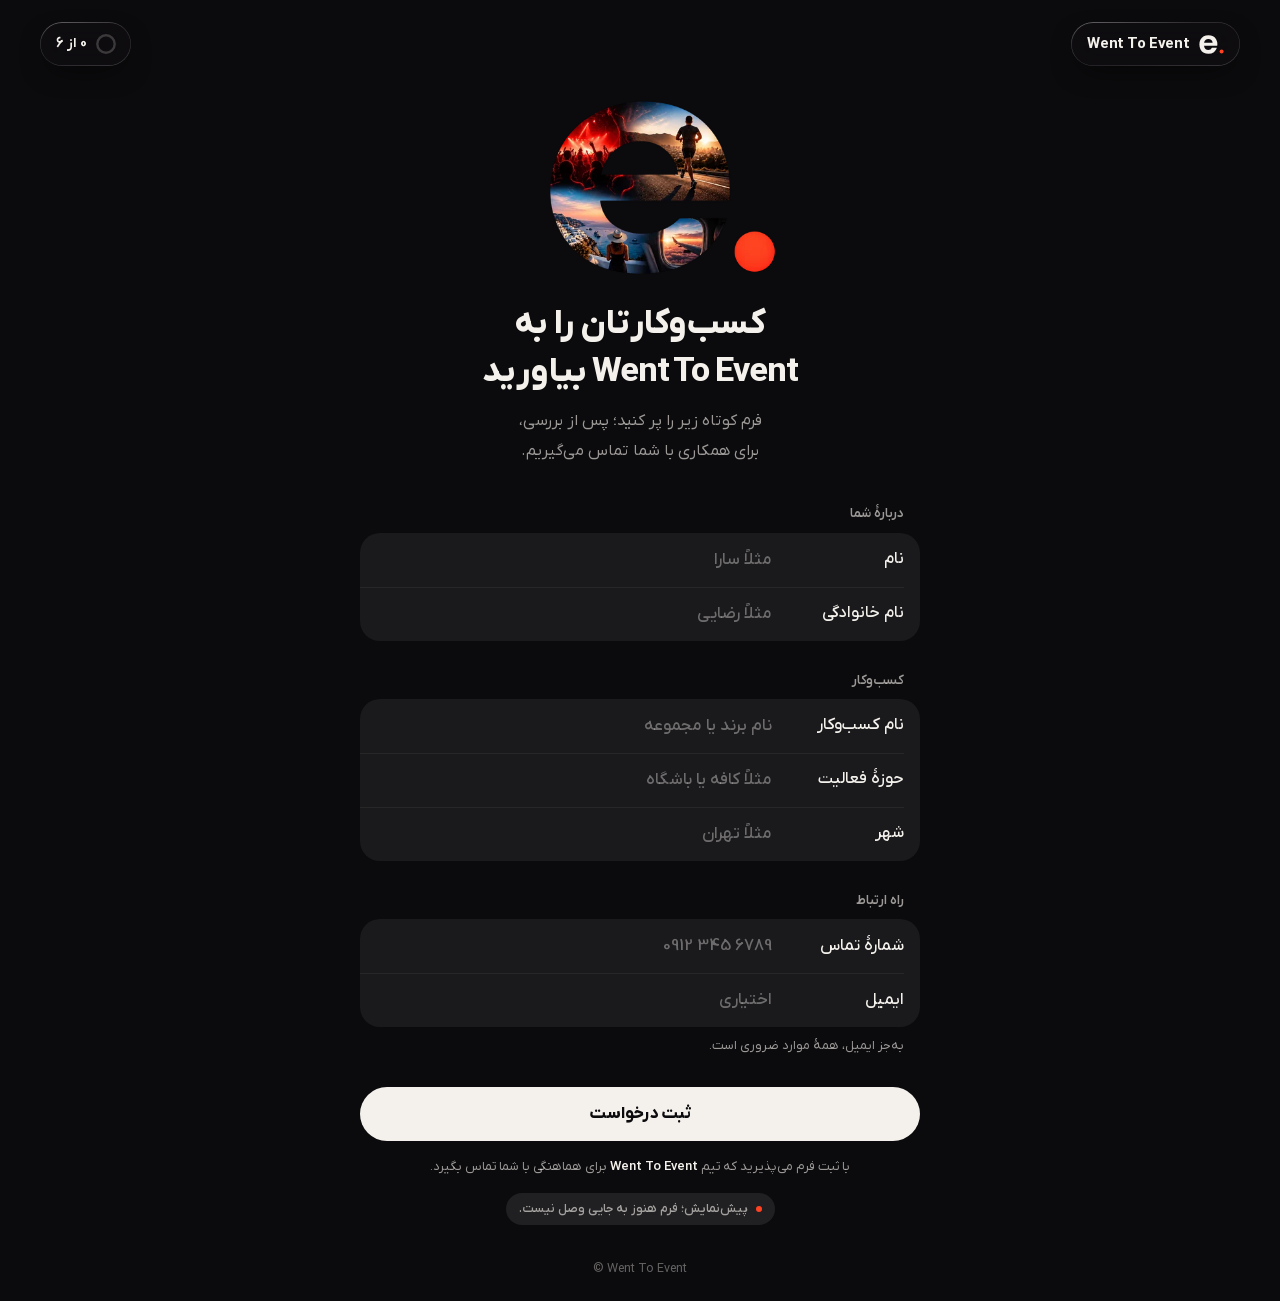
<file: index.html>
<!doctype html>
<html lang="fa" dir="rtl">
<head>
  <meta charset="utf-8">
  <meta name="viewport" content="width=device-width, initial-scale=1, viewport-fit=cover">
  <title>ثبت‌نام کسب‌وکارها | Went To Event</title>
  <meta name="description" content="کسب‌وکارتان را در Went To Event ثبت کنید. فرم کوتاه را پر کنید تا پس از بررسی، برای همکاری با شما تماس بگیریم.">
  <!-- Preview: off every index until the form is wired to a real destination (js/config.js). -->
  <meta name="robots" content="noindex, nofollow">
  <meta name="theme-color" content="#0B0A0C">
  <meta name="color-scheme" content="dark">
  <meta name="format-detection" content="telephone=no">

  <link rel="icon" href="assets/brand/favicon.svg" type="image/svg+xml">
  <link rel="icon" href="assets/brand/favicon-32.png" sizes="32x32" type="image/png">
  <link rel="apple-touch-icon" href="assets/brand/apple-touch-icon.png">

  <meta property="og:type" content="website">
  <meta property="og:locale" content="fa_IR">
  <meta property="og:site_name" content="Went To Event">
  <meta property="og:title" content="کسب‌وکارتان را به Went To Event بیاورید">
  <meta property="og:description" content="ثبت‌نام کسب‌وکارها؛ فرم کوتاه را پر کنید تا برای همکاری با شما تماس بگیریم.">
  <meta property="og:url" content="https://ilyatabrizi.github.io/wte-join/">
  <meta property="og:image" content="https://ilyatabrizi.github.io/wte-join/assets/og.jpg?v=2">
  <meta property="og:image:width" content="1200">
  <meta property="og:image:height" content="630">
  <meta property="og:image:alt" content="Went To Event — ثبت‌نام کسب‌وکارها">
  <meta name="twitter:card" content="summary_large_image">

  <link rel="preload" href="assets/fonts/iranyekanx-fanum-vf.woff2" as="font" type="font/woff2" crossorigin>
  <link rel="preload" as="image" href="assets/brand/logo-600.webp" type="image/webp"
        imagesrcset="assets/brand/logo-420.webp 420w, assets/brand/logo-600.webp 600w, assets/brand/logo-900.webp 900w, assets/brand/logo-1338.webp 1338w"
        imagesizes="(min-width: 720px) 272px, 227px">
  <script>document.documentElement.className = "js";</script>
  <link rel="stylesheet" href="css/main.css?v=7">
  <script src="js/config.js?v=1" defer></script>
  <script src="js/main.js?v=7" defer></script>
</head>
<body>
  <a class="skip" href="#join">رفتن به فرم</a>

  <!-- Lucide (ISC) on a 24 grid, the set Went To Event's app already uses. -->
  <svg class="sprite" aria-hidden="true" focusable="false">
    <symbol id="i-check" viewBox="0 0 24 24"><path d="M20 6 9 17l-5-5"/></symbol>
  </svg>

  <!-- Floating chrome, iOS 26: no bar, two capsules. Positioned with flex, never a transform,
       so the glass can still see what passes beneath it. -->
  <div class="edge" aria-hidden="true" data-edge></div>
  <header class="bar">
    <a class="cap cap--brand glass" href="#top" aria-label="Went To Event — بالای صفحه">
      <svg class="mark" viewBox="211 279 602 466" aria-hidden="true" focusable="false">
        <g transform="matrix(0.79929,0,0,-0.79929,188.694,733.403)"><path fill="currentColor" d="M580 235H175Q180 175 217.0 141.0Q254 107 308 107Q386 107 419 174H570Q546 94 478.0 42.5Q410 -9 311 -9Q231 -9 167.5 26.5Q104 62 68.5 127.0Q33 192 33 277Q33 363 68.0 428.0Q103 493 166.0 528.0Q229 563 311 563Q390 563 452.5 529.0Q515 495 549.5 432.5Q584 370 584 289Q584 259 580 235ZM439 329Q438 383 400.0 415.5Q362 448 307 448Q255 448 219.5 416.5Q184 385 176 329Z"/></g>
        <circle class="mark__dot" cx="759.43" cy="683.90" r="49.50"/>
      </svg>
      <span class="cap__name" dir="ltr">Went To Event</span>
    </a>
    <button class="cap cap--progress glass" type="button" data-progress data-empty aria-label="۰ از ۶ مورد ضروری کامل شده؛ رفتن به مورد بعدی">
      <svg class="ring" viewBox="0 0 24 24" aria-hidden="true" focusable="false">
        <circle class="ring__track" cx="12" cy="12" r="9.5"/>
        <circle class="ring__fill" cx="12" cy="12" r="9.5" transform="rotate(-90 12 12)"/>
        <path class="ring__check" d="M7.6 12.3l2.9 2.9 5.9-6.2"/>
      </svg>
      <span class="cap__text" data-progress-text>0 از 6</span>
    </button>
  </header>

  <main class="page" id="top">
    <section class="hero" aria-labelledby="title">
      <!-- The canvas is centred on the letter, so the e sits dead centre and the dot hangs right. -->
      <img class="hero__logo" src="assets/brand/logo-600.webp"
           srcset="assets/brand/logo-420.webp 420w, assets/brand/logo-600.webp 600w, assets/brand/logo-900.webp 900w, assets/brand/logo-1338.webp 1338w"
           sizes="(min-width: 720px) 272px, 227px"
           width="1338" height="859" alt="Went To Event" fetchpriority="high" decoding="async">
      <h1 class="hero__title" id="title">کسب‌وکارتان را به <span class="brand" dir="ltr">Went To Event</span> بیاورید</h1>
      <p class="hero__lede">فرم کوتاه زیر را پر کنید؛ پس از بررسی، برای همکاری با شما تماس می‌گیریم.</p>
    </section>

    <section class="join" id="join" aria-label="فرم ثبت‌نام" tabindex="-1">
      <div class="join__form" data-view="form">
        <form id="form" novalidate autocomplete="on">

          <fieldset class="section">
            <legend class="section__head">دربارهٔ شما</legend>
            <div class="group">
              <div class="row" data-name="first_name">
                <label for="f-first">نام</label>
                <input id="f-first" name="first_name" type="text" autocomplete="given-name" required aria-required="true" maxlength="40" placeholder="مثلاً سارا" enterkeyhint="next" aria-describedby="first_name-msg">
                <p class="msg" id="first_name-msg" aria-live="polite"><span></span></p>
              </div>
              <div class="row" data-name="last_name">
                <label for="f-last">نام خانوادگی</label>
                <input id="f-last" name="last_name" type="text" autocomplete="family-name" required aria-required="true" maxlength="40" placeholder="مثلاً رضایی" enterkeyhint="next" aria-describedby="last_name-msg">
                <p class="msg" id="last_name-msg" aria-live="polite"><span></span></p>
              </div>
            </div>
          </fieldset>

          <fieldset class="section">
            <legend class="section__head">کسب‌وکار</legend>
            <div class="group">
              <div class="row" data-name="business_name">
                <label for="f-business">نام کسب‌وکار</label>
                <input id="f-business" name="business_name" type="text" autocomplete="organization" required aria-required="true" maxlength="80" placeholder="نام برند یا مجموعه" enterkeyhint="next" aria-describedby="business_name-msg">
                <p class="msg" id="business_name-msg" aria-live="polite"><span></span></p>
              </div>
              <div class="row" data-name="niche">
                <label for="f-niche">حوزهٔ فعالیت</label>
                <input id="f-niche" name="niche" type="text" autocomplete="off" required aria-required="true" maxlength="60" placeholder="مثلاً کافه یا باشگاه" enterkeyhint="next" aria-describedby="niche-msg">
                <p class="msg" id="niche-msg" aria-live="polite"><span></span></p>
              </div>
              <div class="row" data-name="city">
                <label for="f-city">شهر</label>
                <input id="f-city" name="city" type="text" autocomplete="address-level2" required aria-required="true" maxlength="40" placeholder="مثلاً تهران" enterkeyhint="next" aria-describedby="city-msg" aria-controls="city-suggest">
                <p class="msg" id="city-msg" aria-live="polite"><span></span></p>
              </div>
            </div>
            <div class="suggest" id="city-suggest" role="group" aria-label="پیشنهاد شهر" hidden></div>
          </fieldset>

          <fieldset class="section">
            <legend class="section__head">راه ارتباط</legend>
            <div class="group">
              <div class="row" data-name="phone">
                <label for="f-phone">شمارهٔ تماس</label>
                <input id="f-phone" name="phone" type="tel" inputmode="tel" autocomplete="tel" dir="ltr" required aria-required="true" maxlength="20" placeholder="0912 345 6789" enterkeyhint="next" aria-describedby="phone-msg">
                <p class="msg" id="phone-msg" aria-live="polite"><span></span></p>
              </div>
              <div class="row row--lat" data-name="email">
                <label for="f-email">ایمیل<span class="vh"> (اختیاری)</span></label>
                <input id="f-email" name="email" type="email" inputmode="email" autocomplete="email" dir="ltr" maxlength="120" placeholder="اختیاری" autocapitalize="off" spellcheck="false" enterkeyhint="send" aria-describedby="email-msg email-hint">
                <p class="msg" id="email-msg" aria-live="polite"><span></span></p>
              </div>
            </div>
            <p class="section__foot">به‌جز ایمیل، همهٔ موارد ضروری است.</p>
            <p class="hint" id="email-hint" hidden></p>
          </fieldset>

          <!-- Honeypot: invisible to people, irresistible to form-filling bots. -->
          <div class="hp" aria-hidden="true">
            <label for="f-website">وب‌سایت</label>
            <input id="f-website" name="website" type="text" tabindex="-1" autocomplete="off">
          </div>

          <div class="submit">
            <p class="alert" data-alert role="alert" hidden></p>
            <button class="btn" type="submit" data-submit>
              <span class="btn__label" data-submit-label>ثبت درخواست</span>
              <span class="btn__spin" aria-hidden="true"></span>
            </button>
            <p class="fine">با ثبت فرم می‌پذیرید که تیم <span class="brand" dir="ltr">Went To Event</span> برای هماهنگی با شما تماس بگیرد.</p>
            <p class="preview-flag" data-preview-flag hidden><span class="preview-flag__dot" aria-hidden="true"></span>پیش‌نمایش؛ فرم هنوز به جایی وصل نیست.</p>
          </div>
        </form>
      </div>

      <div class="done" data-view="done" hidden>
        <div class="done__mark" aria-hidden="true"><svg><use href="#i-check"/></svg></div>
        <h2 class="done__title" id="done-title" tabindex="-1">درخواستتان ثبت شد</h2>
        <p class="done__text" data-done-text></p>
        <dl class="group summary" data-summary></dl>
        <p class="preview-flag" data-done-demo hidden><span class="preview-flag__dot" aria-hidden="true"></span>پیش‌نمایش؛ این اطلاعات به جایی ارسال نشد.</p>
        <button class="btn btn--gray" type="button" data-again>ثبت کسب‌وکار دیگر</button>
      </div>
    </section>

    <footer class="foot"><span class="brand" dir="ltr">© Went To Event</span></footer>
  </main>

  <div class="vh" aria-live="assertive" data-announce></div>
</body>
</html>
</file>
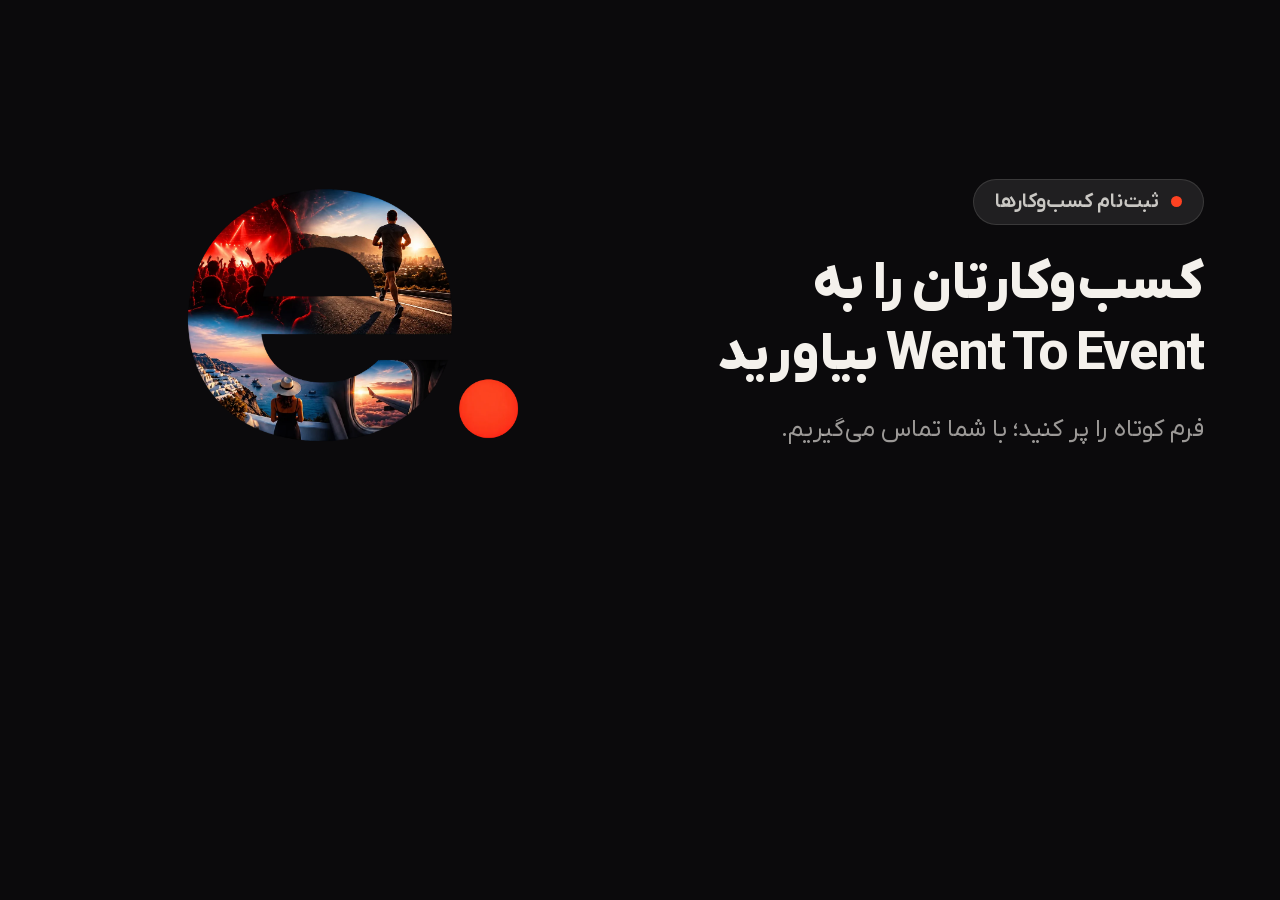
<file: scripts/og.html>
<!doctype html>
<html lang="fa" dir="rtl">
<head>
<meta charset="utf-8">
<style>
  @font-face { font-family: "YekanX"; src: url("../assets/fonts/iranyekanx-fanum-vf.woff2") format("woff2"); font-weight: 100 1000; }
  @font-face { font-family: "YekanX Latin"; src: url("../assets/fonts/iranyekanx-latin-vf.woff2") format("woff2"); font-weight: 100 1000; }
  * { box-sizing: border-box; margin: 0; padding: 0; }
  html, body { width: 1200px; height: 630px; overflow: hidden; }
  body { background: #0B0A0C; color: #F4F1EC; font-family: "YekanX", sans-serif; font-variation-settings: "dots" 4;
         display: grid; grid-template-columns: 1fr 400px; align-items: center; padding: 0 76px 0 40px; gap: 40px; }
  .copy { text-align: right; }
  .kicker { display: inline-flex; align-items: center; gap: 12px; height: 46px; padding: 0 22px; border-radius: 999px;
            background: rgba(244,241,236,.09); box-shadow: inset 0 0 0 1px rgba(244,241,236,.12);
            font-size: 20px; font-weight: 650; color: rgba(244,241,236,.8); }
  .kicker i { width: 11px; height: 11px; border-radius: 50%; background: #FE4222; }
  h1 { margin-top: 24px; font-size: 53px; line-height: 1.34; font-weight: 850; white-space: nowrap; }
  h1 .brand { font-family: "YekanX Latin"; font-weight: 800; letter-spacing: -.025em; white-space: nowrap; }
  p { margin-top: 18px; font-size: 25px; line-height: 1.7; color: rgba(244,241,236,.62); }
  img { width: 400px; height: auto; display: block; }
</style>
</head>
<body>
  <div class="copy">
    <span class="kicker"><i></i>ثبت‌نام کسب‌وکارها</span>
    <h1>کسب‌وکارتان را به<br><span class="brand" dir="ltr">Went To Event</span> بیاورید</h1>
    <p>فرم کوتاه را پر کنید؛ با شما تماس می‌گیریم.</p>
  </div>
  <img src="../assets/brand/logo-1338.webp" alt="">
</body>
</html>
</file>
<file: css/main.css>
/* Went To Event — business sign-up.
   Dark, and built the way iOS builds a form: grouped rows on a black ground, labels on the
   leading edge, every answer typed, glass only for the chrome that floats over the page.
   Ink ground, Bone words, and the orange of the logo's dot for state and nothing else. */

@font-face {
  font-family: "YekanX";
  src: url("../assets/fonts/iranyekanx-fanum-vf.woff2") format("woff2");
  font-weight: 100 1000; font-style: normal; font-display: swap;
}
/* Latin figures, for the one field where a Persian ۱ would be wrong: the email address. */
@font-face {
  font-family: "YekanX Latin";
  src: url("../assets/fonts/iranyekanx-latin-vf.woff2") format("woff2");
  font-weight: 100 1000; font-style: normal; font-display: swap;
  unicode-range: U+0020-007E, U+00A0, U+2013-2014, U+2026;
}

:root {
  color-scheme: dark;
  --ink: #0B0A0C;                            /* the ground */
  --bone: #F4F1EC;                           /* the words, and the one button */
  --orange: #FE4222;                         /* the dot, centre pixel: state only */
  --orange-deep: #EE3314;
  --orange-lit: #FF6A4A;

  --row: #1A191C;                            /* a grouped row, lifted off the ground */
  --row-on: #242327;                         /* the row being edited */
  --sep: rgba(244, 241, 236, .12);
  --text-2: rgba(244, 241, 236, .62);        /* secondary label */
  --text-3: rgba(244, 241, 236, .38);        /* placeholder */
  --fill: rgba(244, 241, 236, .09);          /* grey pills */
  --fill-2: rgba(244, 241, 236, .13);

  --font: "YekanX", -apple-system, BlinkMacSystemFont, "Segoe UI", Tahoma, sans-serif;
  --font-lat: "YekanX Latin", "YekanX", -apple-system, BlinkMacSystemFont, "Segoe UI", sans-serif;

  /* Dark glass, after the house recipe: small blur, a big saturation lift, and brightness()
     inside the filter so a thin tint still holds Bone type over the brightest photograph. */
  --glass-tint: rgba(22, 21, 24, .46);
  --glass-filter: blur(12px) saturate(185%) brightness(.56);

  --gutter: 16px;
  --top: calc(env(safe-area-inset-top, 0px) + 10px);
  --bar-h: 44px;
  --col: 560px;
  --label-w: 108px;
  --logo-w: 227px;                           /* the whole canvas; the e itself is 66% of it */
  --ease: cubic-bezier(.22, 1, .36, 1);
  --spring: cubic-bezier(.34, 1.4, .64, 1);
}
@media (min-width: 720px) { :root { --gutter: 28px; --top: 18px; --label-w: 122px; --logo-w: 272px; } }
@media (min-width: 1080px) { :root { --gutter: 40px; --top: 22px; } }

*, *::before, *::after { box-sizing: border-box; }
html {
  background: var(--ink);
  -webkit-text-size-adjust: 100%; text-size-adjust: 100%;
  scroll-padding-top: calc(var(--top) + var(--bar-h) + 20px);
}
@media (prefers-reduced-motion: no-preference) { html { scroll-behavior: smooth; } }
body {
  margin: 0; min-height: 100vh; background: var(--ink); color: var(--bone);
  font: 400 17px/1.75 var(--font);
  font-variation-settings: "dots" 4;         /* round Persian dots, after the round dot in the mark */
  -webkit-font-smoothing: antialiased; -moz-osx-font-smoothing: grayscale;
  overflow-wrap: break-word;
}
[hidden] { display: none !important; }
h1, h2, p, dl, dd, fieldset, legend { margin: 0; padding: 0; }
fieldset { border: 0; min-width: 0; }
button, input { font: inherit; color: inherit; }
a { color: inherit; }
::selection { background: rgba(254, 66, 34, .38); }
:focus-visible { outline: 2px solid var(--orange); outline-offset: 3px; }
.brand { font-family: var(--font-lat); unicode-bidi: isolate; }

.vh { position: absolute !important; width: 1px; height: 1px; margin: -1px; padding: 0; border: 0; overflow: hidden; clip: rect(0 0 0 0); clip-path: inset(50%); white-space: nowrap; }
.sprite { position: absolute; width: 0; height: 0; overflow: hidden; }
.hp { position: absolute; left: -9999px; top: auto; width: 1px; height: 1px; overflow: hidden; }
.skip {
  position: fixed; z-index: 80; top: var(--top); right: var(--gutter);
  padding: 10px 18px; border-radius: 999px; background: var(--bone); color: var(--ink);
  font-weight: 700; font-size: 15px; text-decoration: none; translate: 0 -200%;
}
.skip:focus { translate: 0 0; }

/* ── Glass: the floating chrome, and only that ─────────────────────────── */
.glass {
  position: relative;
  background: var(--glass-tint);
  -webkit-backdrop-filter: var(--glass-filter);
  backdrop-filter: var(--glass-filter);
  box-shadow: inset 0 0 0 .5px rgba(255, 255, 255, .16), 0 10px 28px -10px rgba(0, 0, 0, .6);
}
/* The specular rim: light along the upper edge, a whisper along the lower. */
@supports ((-webkit-mask-composite: xor) or (mask-composite: exclude)) {
  .glass::before {
    content: ""; position: absolute; inset: 0; z-index: 2; border-radius: inherit; padding: 1px; pointer-events: none;
    background: linear-gradient(170deg, rgba(255, 255, 255, .32), rgba(255, 255, 255, .06) 30%, rgba(255, 255, 255, 0) 60%, rgba(255, 255, 255, .1));
    -webkit-mask: linear-gradient(#000 0 0) content-box, linear-gradient(#000 0 0); -webkit-mask-composite: xor;
    mask: linear-gradient(#000 0 0) content-box, linear-gradient(#000 0 0); mask-composite: exclude;
  }
}
@supports not ((backdrop-filter: blur(1px)) or (-webkit-backdrop-filter: blur(1px))) {
  .glass { background: rgba(26, 25, 28, .95); }
}

.bar {
  position: fixed; z-index: 50; inset: 0 0 auto;
  display: flex; justify-content: space-between; align-items: center;
  padding: var(--top) max(var(--gutter), env(safe-area-inset-right, 0px)) 0 max(var(--gutter), env(safe-area-inset-left, 0px));
  pointer-events: none;
}
.bar > * { pointer-events: auto; }
.cap {
  height: var(--bar-h); display: inline-flex; align-items: center; gap: 9px;
  padding: 0 16px; border: 0; border-radius: 999px;
  color: var(--bone); text-decoration: none; font-weight: 700; font-size: 15px; line-height: 1;
  cursor: pointer; -webkit-tap-highlight-color: transparent;
  transition: scale .3s var(--spring);
}
.cap:active { scale: .95; }
.mark { width: 25px; height: 19px; color: var(--bone); flex: none; }
.mark__dot { fill: var(--orange); }
.cap__name { font-family: var(--font-lat); font-weight: 750; letter-spacing: -.01em; }
.cap--progress { padding: 0 14px 0 16px; gap: 8px; font-size: 14px; font-weight: 650; }
.cap__text { white-space: nowrap; }
.ring { width: 22px; height: 22px; flex: none; }
.ring circle { fill: none; stroke-width: 2.6; }
.ring__track { stroke: rgba(244, 241, 236, .2); }
.ring__fill { stroke: var(--orange); stroke-linecap: round; stroke-dasharray: 59.7; stroke-dashoffset: 59.7; transition: stroke-dashoffset .6s var(--ease), stroke .3s; }
.ring__check { fill: none; stroke: var(--ink); stroke-width: 2.4; stroke-linecap: round; stroke-linejoin: round; stroke-dasharray: 13; stroke-dashoffset: 13; transition: stroke-dashoffset .35s var(--ease) .15s; }
.cap--progress[data-empty] .ring__fill { opacity: 0; }
.cap--progress[data-complete] .ring__track { stroke: var(--bone); fill: var(--bone); }
.cap--progress[data-complete] .ring__fill { stroke: var(--bone); }
.cap--progress[data-complete] .ring__check { stroke-dashoffset: 0; }

/* The scroll edge: what passes beneath the capsules sinks into the ground, as iOS 26 does. */
.edge {
  position: fixed; z-index: 40; inset: 0 0 auto; height: calc(var(--top) + var(--bar-h) + 28px);
  pointer-events: none; opacity: 0; transition: opacity .3s linear;
  background: linear-gradient(rgba(11, 10, 12, .9), rgba(11, 10, 12, .62) 50%, rgba(11, 10, 12, 0));
  -webkit-backdrop-filter: blur(8px); backdrop-filter: blur(8px);
  -webkit-mask-image: linear-gradient(#000 50%, transparent); mask-image: linear-gradient(#000 50%, transparent);
}
.edge[data-on] { opacity: 1; }

/* ── Hero ──────────────────────────────────────────────────────────────── */
.page { position: relative; overflow-x: clip; }
.hero {
  display: flex; flex-direction: column; align-items: center; text-align: center;
  padding: calc(var(--top) + var(--bar-h) + 34px) var(--gutter) 38px;
}
/* The canvas is centred on the e (scripts/build_logo.py), so centring the image centres the letter. */
.hero__logo { display: block; width: var(--logo-w); height: auto; aspect-ratio: 1338 / 859; user-select: none; -webkit-user-drag: none; }
.hero__title {
  margin-top: 26px; max-width: 13em;
  font-size: clamp(25px, 6.9vw, 34px); font-weight: 800; line-height: 1.42; letter-spacing: 0;
  text-wrap: balance;
}
.hero__title .brand { font-weight: 800; letter-spacing: -.025em; white-space: nowrap; }
.hero__lede { margin-top: 10px; max-width: 24em; font-size: 16px; line-height: 1.85; color: var(--text-2); text-wrap: balance; }

/* ── The form: iOS inset-grouped rows ──────────────────────────────────── */
.join { width: min(100% - var(--gutter) * 2, var(--col)); margin-inline: auto; outline: none; }
.section + .section { margin-top: 30px; }
.section__head {
  float: right; width: 100%;
  padding: 0 16px 8px; font-size: 13.5px; font-weight: 600; line-height: 1.5; color: var(--text-2);
}
.section__head + * { clear: both; }
.section__foot { padding: 8px 16px 0; font-size: 13px; line-height: 1.7; color: var(--text-2); }

.group { position: relative; overflow: hidden; border-radius: 20px; background: var(--row); }
.row {
  position: relative;
  display: grid; grid-template-columns: var(--label-w) minmax(0, 1fr); align-items: center; column-gap: 10px;
  min-height: 54px; padding: 0 16px;
  transition: background-color .2s ease;
}
/* Hairlines inset from the leading edge; none above the first row. */
.row::before {
  content: ""; position: absolute; top: 0; inset-inline-start: 16px; inset-inline-end: 0; height: 1px;
  background: var(--sep); transform: scaleY(.5); transform-origin: top;
}
.group > .row:first-child::before, .summary > div:first-child::before { display: none; }
.row > label { grid-column: 1; font-size: 16.5px; font-weight: 500; line-height: 1.4; color: var(--bone); transition: color .2s ease; }
.row > input {
  grid-column: 2; width: 100%; height: 54px; margin: 0; padding: 0;
  border: 0; border-radius: 0; background: transparent; outline: none;
  font: 500 17px/1.3 var(--font); font-variation-settings: "dots" 4; color: var(--bone);
  text-align: right; caret-color: var(--orange);
  -webkit-appearance: none; appearance: none;
}
.row--lat > input { font-family: var(--font-lat); }
.row > input::placeholder { color: var(--text-3); opacity: 1; }
.row:focus-within { background: var(--row-on); }
.row > input:-webkit-autofill,
.row > input:-webkit-autofill:hover,
.row > input:-webkit-autofill:focus {
  -webkit-text-fill-color: var(--bone);
  -webkit-box-shadow: 0 0 0 100px var(--row-on) inset;
  transition: background-color 9999s;
}

/* Validation: the label takes the orange, the message carries the logo's dot. */
.row.is-invalid > label { color: var(--orange); }
.msg { grid-column: 1 / -1; display: grid; grid-template-rows: 0fr; transition: grid-template-rows .26s var(--ease); }
.msg > span { min-height: 0; overflow: hidden; display: flex; align-items: baseline; gap: 8px; font-size: 14px; font-weight: 500; line-height: 1.6; color: var(--text-2); }
.msg > span::before { content: ""; flex: none; width: 6px; height: 6px; border-radius: 50%; background: var(--orange); translate: 0 -1px; }
.row.is-invalid > .msg { grid-template-rows: 1fr; }
.row.is-invalid > .msg > span { padding-bottom: 13px; }
@media (prefers-reduced-motion: no-preference) {
  .row.shake > label, .row.shake > input { animation: shake .42s var(--ease); }
}
@keyframes shake { 20% { translate: 6px 0; } 40% { translate: -5px 0; } 60% { translate: 3px 0; } 80% { translate: -1px 0; } }

/* City suggestions: quiet pills under the group while the city row is being edited. */
.suggest { display: flex; flex-wrap: wrap; gap: 8px; padding: 10px 8px 0; }
.suggest button {
  height: 34px; padding: 0 14px; border: 0; border-radius: 999px; cursor: pointer;
  background: var(--fill); color: var(--bone); font-size: 14.5px; font-weight: 550;
  -webkit-tap-highlight-color: transparent; transition: background-color .2s ease, scale .3s var(--spring);
}
.suggest button:active { scale: .95; }
@media (hover: hover) and (pointer: fine) { .suggest button:hover { background: var(--fill-2); } }

.hint { padding: 8px 16px 0; font-size: 14px; line-height: 1.8; color: var(--text-2); }
.hint .brand { color: var(--bone); font-weight: 600; }
.hint button {
  margin-inline-start: 6px; padding: 3px 11px; border: 0; border-radius: 999px; cursor: pointer;
  background: var(--bone); color: var(--ink); font-size: 13px; font-weight: 700;
}

/* ── Send ──────────────────────────────────────────────────────────────── */
.submit { margin-top: 30px; }
.alert {
  display: flex; align-items: baseline; gap: 10px; margin-bottom: 12px; padding: 13px 16px;
  border-radius: 16px; background: var(--row); font-size: 14.5px; font-weight: 500; line-height: 1.7;
}
.alert::before { content: ""; flex: none; width: 7px; height: 7px; border-radius: 50%; background: var(--orange); translate: 0 -1px; }
.btn {
  position: relative; display: flex; align-items: center; justify-content: center; gap: 10px;
  width: 100%; min-height: 54px; padding: 0 24px; border: 0; border-radius: 999px;
  background: var(--bone); color: var(--ink); font-size: 17px; font-weight: 750; line-height: 1;
  cursor: pointer; -webkit-tap-highlight-color: transparent;
  transition: scale .3s var(--spring), background-color .2s ease;
}
.btn:active { scale: .975; background: #DCD8D1; }
.btn__spin { display: none; width: 19px; height: 19px; border-radius: 50%; border: 2.2px solid rgba(11, 10, 12, .22); border-top-color: var(--ink); }
.btn[aria-busy="true"] { cursor: progress; }
.btn[aria-busy="true"] .btn__spin { display: block; animation: spin .8s linear infinite; }
@keyframes spin { to { rotate: 360deg; } }
.btn--gray { background: var(--fill-2); color: var(--bone); }
.btn--gray:active { background: rgba(244, 241, 236, .18); }
.fine { margin-top: 14px; padding: 0 12px; text-align: center; font-size: 13px; line-height: 1.85; color: var(--text-2); }
.fine .brand { color: var(--bone); font-weight: 600; }
.preview-flag {
  display: flex; align-items: center; justify-content: center; gap: 8px; width: fit-content; margin: 14px auto 0;
  padding: 6px 13px; border-radius: 999px; background: var(--fill);
  font-size: 12.5px; font-weight: 550; line-height: 1.6; color: var(--text-2); text-align: center;
}
.preview-flag__dot { width: 6px; height: 6px; border-radius: 50%; background: var(--orange); flex: none; }

/* ── Done ──────────────────────────────────────────────────────────────── */
.done { padding-top: 6px; text-align: center; }
.done__mark {
  width: 60px; height: 60px; margin: 0 auto 18px; border-radius: 50%; display: grid; place-items: center;
  background: radial-gradient(circle at 36% 32%, var(--orange-lit), var(--orange) 48%, var(--orange-deep));
}
.done__mark svg { width: 30px; height: 30px; fill: none; stroke: #fff; stroke-width: 2.8; stroke-linecap: round; stroke-linejoin: round; }
.done__title { font-size: 24px; font-weight: 800; line-height: 1.4; outline: none; }
.done__text { margin: 6px auto 0; max-width: 24em; font-size: 16px; line-height: 1.85; color: var(--text-2); text-wrap: pretty; }
.summary { margin-top: 24px; text-align: right; }
.summary > div { position: relative; display: flex; justify-content: space-between; align-items: center; gap: 16px; min-height: 50px; padding: 12px 16px; }
.summary > div::before {
  content: ""; position: absolute; top: 0; inset-inline-start: 16px; inset-inline-end: 0; height: 1px;
  background: var(--sep); transform: scaleY(.5); transform-origin: top;
}
.summary dt { flex: none; font-size: 15.5px; color: var(--text-2); }
.summary dd { min-width: 0; font-size: 16px; font-weight: 600; line-height: 1.5; text-align: left; overflow-wrap: anywhere; }
.summary dd.lat { font-family: var(--font-lat); }
.summary dd[dir="ltr"] { unicode-bidi: isolate; }
.done .preview-flag { margin-top: 16px; }
.done .btn--gray { margin-top: 18px; }

.foot { padding: 34px var(--gutter) calc(20px + env(safe-area-inset-bottom, 0px)); text-align: center; font-size: 12.5px; color: var(--text-3); }

/* ── Arrival: fill-mode backwards only, so nothing is left holding a transform ── */
@media (prefers-reduced-motion: no-preference) {
  .js .hero__logo { animation: rise .8s var(--ease) backwards; }
  .js .hero__title { animation: rise .7s var(--ease) .08s backwards; }
  .js .hero__lede { animation: rise .7s var(--ease) .14s backwards; }
  .js .join { animation: rise .8s var(--ease) .22s backwards; }
  .done:not([hidden]) .done__mark { animation: pop .55s var(--spring) backwards; }
  .done:not([hidden]) .done__mark svg { stroke-dasharray: 26; animation: draw .45s var(--ease) .25s backwards; }
  .done:not([hidden]) > :not(.done__mark) { animation: rise .55s var(--ease) .1s backwards; }
  .join__form.is-back { animation: rise .45s var(--ease) backwards; }
}
@keyframes rise { from { opacity: 0; translate: 0 12px; } }
@keyframes pop { from { opacity: 0; scale: .5; } }
@keyframes draw { from { stroke-dashoffset: 26; } }
</file>
